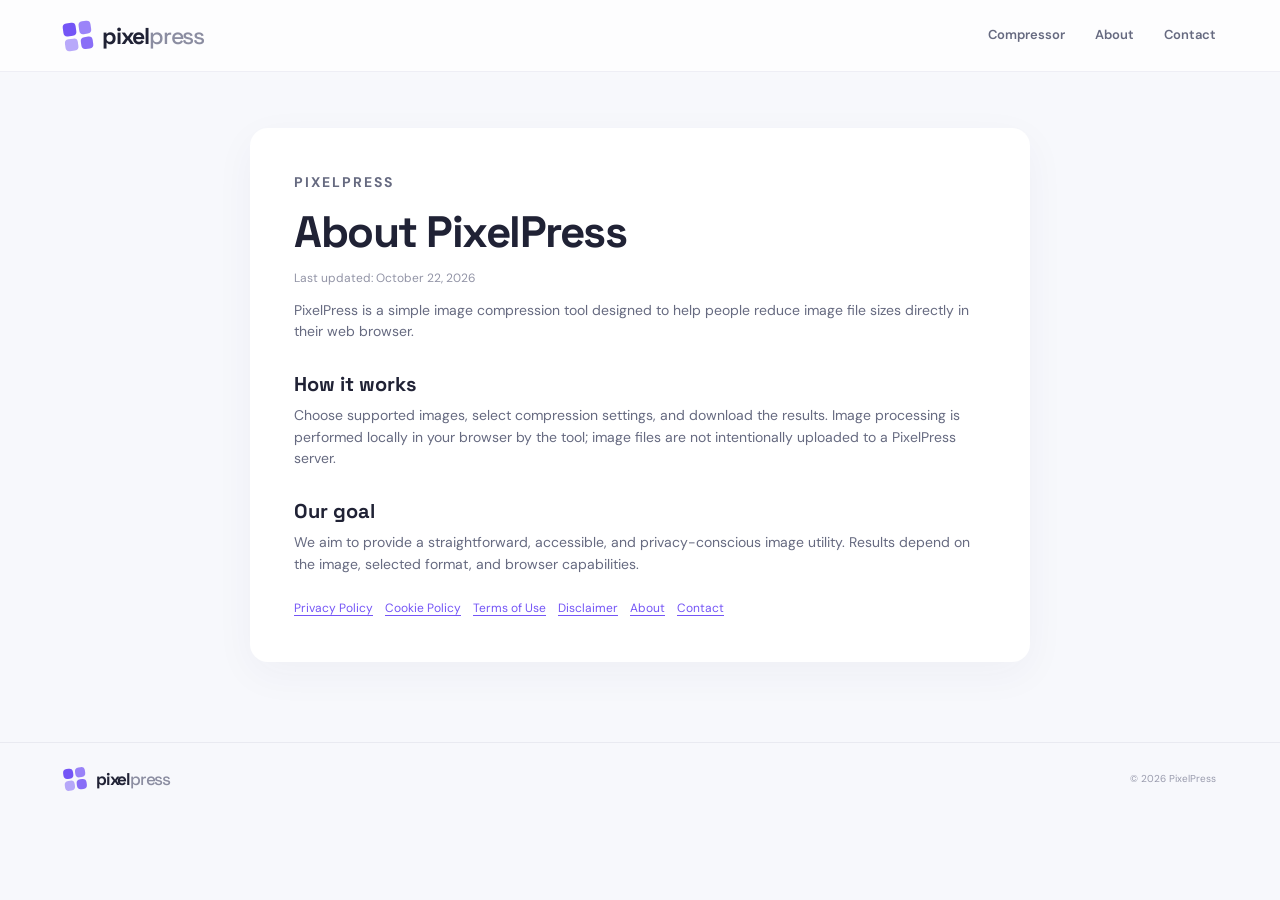
<file: about.html>
<!doctype html><html lang="en"><head><meta charset="UTF-8"><meta name="viewport" content="width=device-width, initial-scale=1.0"><meta name="theme-color" content="#f7f8fc"><meta name="robots" content="index,follow"><link rel="icon" href="assets/favicon.svg" type="image/svg+xml"><link rel="preconnect" href="https://fonts.googleapis.com"><link rel="preconnect" href="https://fonts.gstatic.com" crossorigin><link href="https://fonts.googleapis.com/css2?family=DM+Sans:wght@400;500;600;700&family=Space+Grotesk:wght@500;600;700&display=swap" rel="stylesheet"><link rel="stylesheet" href="styles.css"><style>.legal-main{width:min(780px,calc(100% - 32px));margin:56px auto 80px;background:#fff;border-radius:18px;padding:clamp(22px,5vw,44px);box-shadow:0 12px 42px rgba(39,35,85,.045)}.legal-main h1{font-size:clamp(30px,5vw,44px);letter-spacing:-1.5px;margin:8px 0 12px}.legal-main h2{font:700 20px "Space Grotesk",sans-serif;margin:28px 0 8px}.legal-main p,.legal-main li{color:#666a80;font-size:14px}.legal-main li{margin:6px 0}.legal-main a{color:#7455f6;text-decoration:underline;text-underline-offset:3px}.legal-date{font-size:12px!important;color:#9294a6!important}.legal-nav{margin-top:24px;display:flex;flex-wrap:wrap;gap:12px;font-size:12px}.legal-main .note{background:#f7f5ff;border-radius:10px;padding:12px 14px;color:#666a80;font-size:12px}.site-header{height:72px}</style><title>About PixelPress — Fast & Private Image Compression</title><meta name="description" content="Learn about PixelPress Image Compressor. Our browser-based tool offers privacy-first, fast, and secure photo optimization." />  <meta name="keywords" content="about PixelPress, image compression tool, local image optimizer" />
  <link rel="canonical" href="https://imgcompressor-rimon.vercel.app/about.html" />
  <!-- Open Graph / Facebook -->
  <meta property="og:type" content="website" />
  <meta property="og:url" content="https://imgcompressor-rimon.vercel.app/about.html" />
  <meta property="og:title" content="About PixelPress — Fast & Private Image Compression" />
  <meta property="og:description" content="Learn about PixelPress Image Compressor. Our browser-based tool offers privacy-first, fast, and secure photo optimization." />
  <meta property="og:site_name" content="PixelPress Image Compressor" />
  <!-- Twitter Card -->
  <meta name="twitter:card" content="summary_large_image" />
  <meta name="twitter:url" content="https://imgcompressor-rimon.vercel.app/about.html" />
  <meta name="twitter:title" content="About PixelPress — Fast & Private Image Compression" />
  <meta name="twitter:description" content="Learn about PixelPress Image Compressor. Our browser-based tool offers privacy-first, fast, and secure photo optimization." />
</head><body><header class="site-header"><a class="brand" href="index.html" aria-label="PixelPress home"><span class="brand-mark" aria-hidden="true"><span></span><span></span><span></span><span></span></span><span>pixel<span class="brand-light">press</span></span></a><nav class="header-nav"><a href="index.html">Compressor</a><a href="about.html">About</a><a href="contact.html">Contact</a></nav></header><main class="legal-main"><p class="section-kicker">PIXELPRESS</p><h1>About PixelPress</h1><p class="legal-date">Last updated: October 22, 2026</p><p>PixelPress is a simple image compression tool designed to help people reduce image file sizes directly in their web browser.</p><h2>How it works</h2><p>Choose supported images, select compression settings, and download the results. Image processing is performed locally in your browser by the tool; image files are not intentionally uploaded to a PixelPress server.</p><h2>Our goal</h2><p>We aim to provide a straightforward, accessible, and privacy-conscious image utility. Results depend on the image, selected format, and browser capabilities.</p><nav class="legal-nav" aria-label="Legal pages"><a href="privacy-policy.html">Privacy Policy</a><a href="cookie-policy.html">Cookie Policy</a><a href="terms.html">Terms of Use</a><a href="disclaimer.html">Disclaimer</a><a href="about.html">About</a><a href="contact.html">Contact</a></nav></main><footer class="site-footer"><a class="brand footer-brand" href="index.html"><span class="brand-mark" aria-hidden="true"><span></span><span></span><span></span><span></span></span><span>pixel<span class="brand-light">press</span></span></a><span>© <span id="year"></span> PixelPress</span></footer><script>document.getElementById('year').textContent=new Date().getFullYear();</script></body></html>
</file>
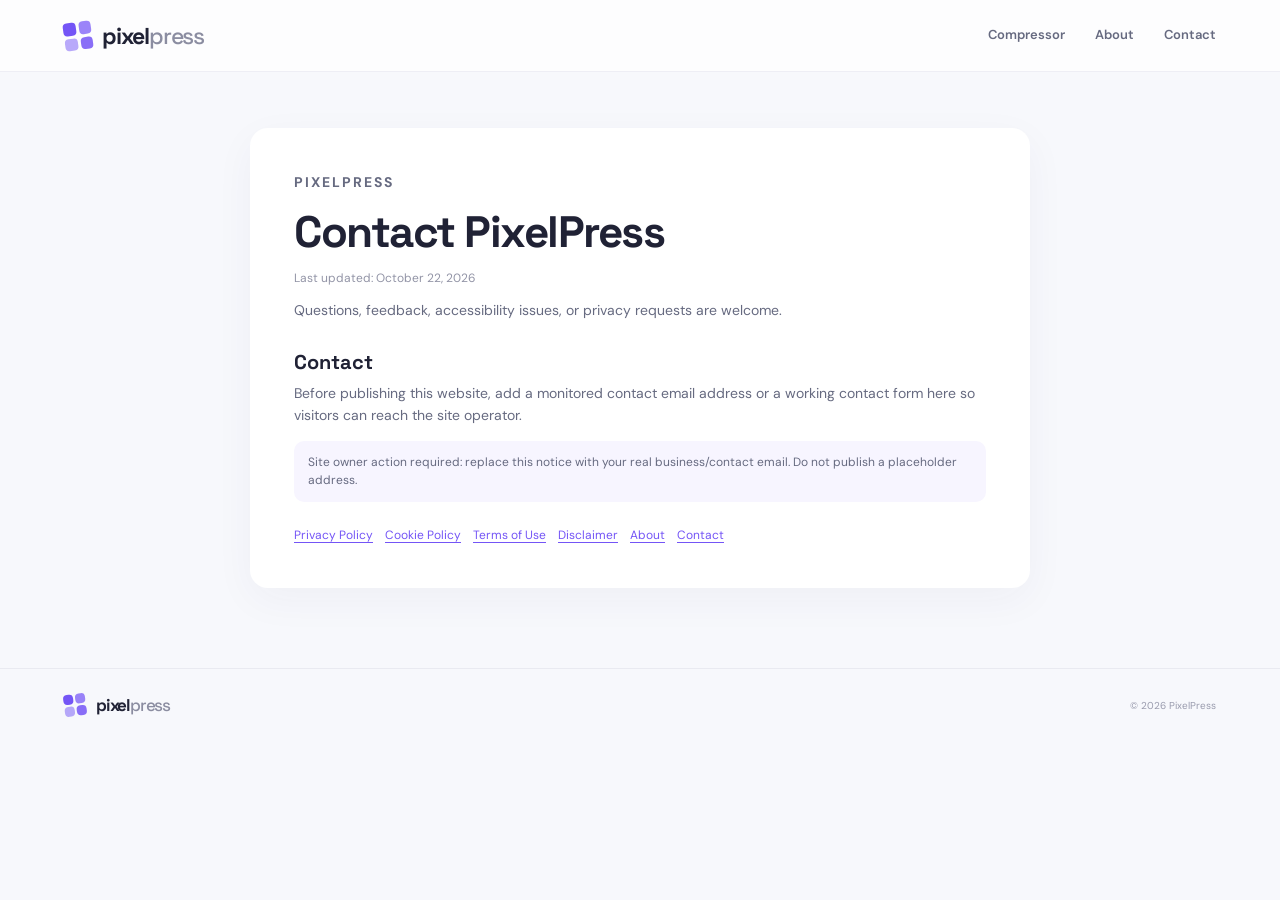
<file: contact.html>
<!doctype html><html lang="en"><head><meta charset="UTF-8"><meta name="viewport" content="width=device-width, initial-scale=1.0"><meta name="theme-color" content="#f7f8fc"><meta name="robots" content="index,follow"><link rel="icon" href="assets/favicon.svg" type="image/svg+xml"><link rel="preconnect" href="https://fonts.googleapis.com"><link rel="preconnect" href="https://fonts.gstatic.com" crossorigin><link href="https://fonts.googleapis.com/css2?family=DM+Sans:wght@400;500;600;700&family=Space+Grotesk:wght@500;600;700&display=swap" rel="stylesheet"><link rel="stylesheet" href="styles.css"><style>.legal-main{width:min(780px,calc(100% - 32px));margin:56px auto 80px;background:#fff;border-radius:18px;padding:clamp(22px,5vw,44px);box-shadow:0 12px 42px rgba(39,35,85,.045)}.legal-main h1{font-size:clamp(30px,5vw,44px);letter-spacing:-1.5px;margin:8px 0 12px}.legal-main h2{font:700 20px "Space Grotesk",sans-serif;margin:28px 0 8px}.legal-main p,.legal-main li{color:#666a80;font-size:14px}.legal-main li{margin:6px 0}.legal-main a{color:#7455f6;text-decoration:underline;text-underline-offset:3px}.legal-date{font-size:12px!important;color:#9294a6!important}.legal-nav{margin-top:24px;display:flex;flex-wrap:wrap;gap:12px;font-size:12px}.legal-main .note{background:#f7f5ff;border-radius:10px;padding:12px 14px;color:#666a80;font-size:12px}.site-header{height:72px}</style><title>Contact Us — PixelPress Support & Feedback</title><meta name="description" content="Get in touch with the PixelPress team for support, feedback, or feature requests for our online image compressor." />  <meta name="keywords" content="contact PixelPress, image compressor support, feedback" />
  <link rel="canonical" href="https://imgcompressor-rimon.vercel.app/contact.html" />
  <!-- Open Graph / Facebook -->
  <meta property="og:type" content="website" />
  <meta property="og:url" content="https://imgcompressor-rimon.vercel.app/contact.html" />
  <meta property="og:title" content="Contact Us — PixelPress Support & Feedback" />
  <meta property="og:description" content="Get in touch with the PixelPress team for support, feedback, or feature requests for our online image compressor." />
  <meta property="og:site_name" content="PixelPress Image Compressor" />
  <!-- Twitter Card -->
  <meta name="twitter:card" content="summary_large_image" />
  <meta name="twitter:url" content="https://imgcompressor-rimon.vercel.app/contact.html" />
  <meta name="twitter:title" content="Contact Us — PixelPress Support & Feedback" />
  <meta name="twitter:description" content="Get in touch with the PixelPress team for support, feedback, or feature requests for our online image compressor." />
</head><body><header class="site-header"><a class="brand" href="index.html" aria-label="PixelPress home"><span class="brand-mark" aria-hidden="true"><span></span><span></span><span></span><span></span></span><span>pixel<span class="brand-light">press</span></span></a><nav class="header-nav"><a href="index.html">Compressor</a><a href="about.html">About</a><a href="contact.html">Contact</a></nav></header><main class="legal-main"><p class="section-kicker">PIXELPRESS</p><h1>Contact PixelPress</h1><p class="legal-date">Last updated: October 22, 2026</p><p>Questions, feedback, accessibility issues, or privacy requests are welcome.</p><h2>Contact</h2><p>Before publishing this website, add a monitored contact email address or a working contact form here so visitors can reach the site operator.</p><p class="note">Site owner action required: replace this notice with your real business/contact email. Do not publish a placeholder address.</p><nav class="legal-nav" aria-label="Legal pages"><a href="privacy-policy.html">Privacy Policy</a><a href="cookie-policy.html">Cookie Policy</a><a href="terms.html">Terms of Use</a><a href="disclaimer.html">Disclaimer</a><a href="about.html">About</a><a href="contact.html">Contact</a></nav></main><footer class="site-footer"><a class="brand footer-brand" href="index.html"><span class="brand-mark" aria-hidden="true"><span></span><span></span><span></span><span></span></span><span>pixel<span class="brand-light">press</span></span></a><span>© <span id="year"></span> PixelPress</span></footer><script>document.getElementById('year').textContent=new Date().getFullYear();</script></body></html>
</file>
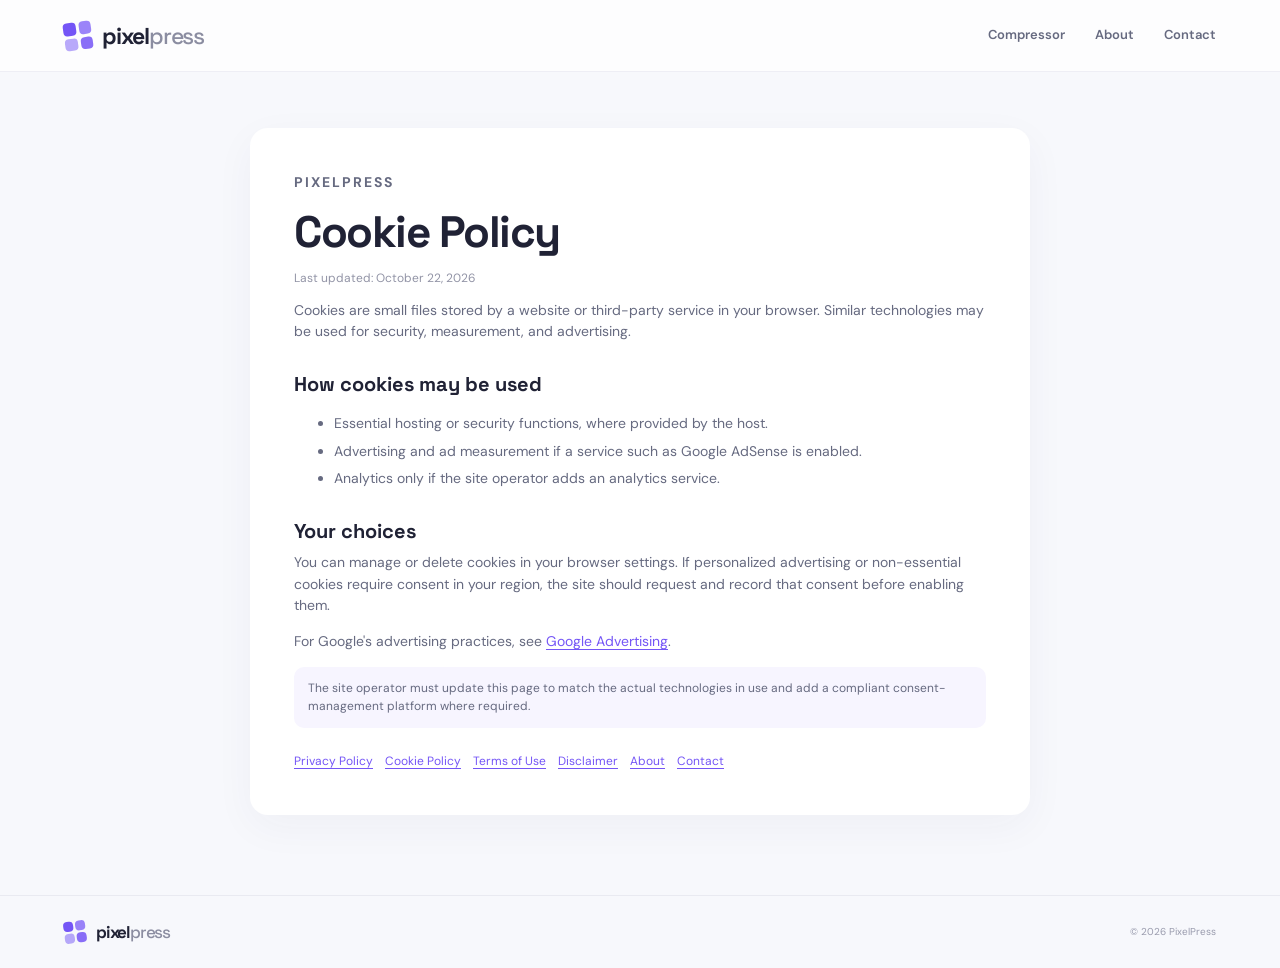
<file: cookie-policy.html>
<!doctype html><html lang="en"><head><meta charset="UTF-8"><meta name="viewport" content="width=device-width, initial-scale=1.0"><meta name="theme-color" content="#f7f8fc"><meta name="robots" content="index,follow"><link rel="icon" href="assets/favicon.svg" type="image/svg+xml"><link rel="preconnect" href="https://fonts.googleapis.com"><link rel="preconnect" href="https://fonts.gstatic.com" crossorigin><link href="https://fonts.googleapis.com/css2?family=DM+Sans:wght@400;500;600;700&family=Space+Grotesk:wght@500;600;700&display=swap" rel="stylesheet"><link rel="stylesheet" href="styles.css"><style>.legal-main{width:min(780px,calc(100% - 32px));margin:56px auto 80px;background:#fff;border-radius:18px;padding:clamp(22px,5vw,44px);box-shadow:0 12px 42px rgba(39,35,85,.045)}.legal-main h1{font-size:clamp(30px,5vw,44px);letter-spacing:-1.5px;margin:8px 0 12px}.legal-main h2{font:700 20px "Space Grotesk",sans-serif;margin:28px 0 8px}.legal-main p,.legal-main li{color:#666a80;font-size:14px}.legal-main li{margin:6px 0}.legal-main a{color:#7455f6;text-decoration:underline;text-underline-offset:3px}.legal-date{font-size:12px!important;color:#9294a6!important}.legal-nav{margin-top:24px;display:flex;flex-wrap:wrap;gap:12px;font-size:12px}.legal-main .note{background:#f7f5ff;border-radius:10px;padding:12px 14px;color:#666a80;font-size:12px}.site-header{height:72px}</style><title>Cookie Policy — PixelPress Image Compressor</title><meta name="description" content="Learn about cookie usage and browser storage practices on PixelPress." />  <meta name="keywords" content="PixelPress cookie policy, cookies usage" />
  <link rel="canonical" href="https://imgcompressor-rimon.vercel.app/cookie-policy.html" />
  <!-- Open Graph / Facebook -->
  <meta property="og:type" content="website" />
  <meta property="og:url" content="https://imgcompressor-rimon.vercel.app/cookie-policy.html" />
  <meta property="og:title" content="Cookie Policy — PixelPress Image Compressor" />
  <meta property="og:description" content="Learn about cookie usage and browser storage practices on PixelPress." />
  <meta property="og:site_name" content="PixelPress Image Compressor" />
  <!-- Twitter Card -->
  <meta name="twitter:card" content="summary_large_image" />
  <meta name="twitter:url" content="https://imgcompressor-rimon.vercel.app/cookie-policy.html" />
  <meta name="twitter:title" content="Cookie Policy — PixelPress Image Compressor" />
  <meta name="twitter:description" content="Learn about cookie usage and browser storage practices on PixelPress." />
</head><body><header class="site-header"><a class="brand" href="index.html" aria-label="PixelPress home"><span class="brand-mark" aria-hidden="true"><span></span><span></span><span></span><span></span></span><span>pixel<span class="brand-light">press</span></span></a><nav class="header-nav"><a href="index.html">Compressor</a><a href="about.html">About</a><a href="contact.html">Contact</a></nav></header><main class="legal-main"><p class="section-kicker">PIXELPRESS</p><h1>Cookie Policy</h1><p class="legal-date">Last updated: October 22, 2026</p><p>Cookies are small files stored by a website or third-party service in your browser. Similar technologies may be used for security, measurement, and advertising.</p><h2>How cookies may be used</h2><ul><li>Essential hosting or security functions, where provided by the host.</li><li>Advertising and ad measurement if a service such as Google AdSense is enabled.</li><li>Analytics only if the site operator adds an analytics service.</li></ul><h2>Your choices</h2><p>You can manage or delete cookies in your browser settings. If personalized advertising or non-essential cookies require consent in your region, the site should request and record that consent before enabling them.</p><p>For Google's advertising practices, see <a href="https://policies.google.com/technologies/ads" rel="noopener noreferrer">Google Advertising</a>.</p><p class="note">The site operator must update this page to match the actual technologies in use and add a compliant consent-management platform where required.</p><nav class="legal-nav" aria-label="Legal pages"><a href="privacy-policy.html">Privacy Policy</a><a href="cookie-policy.html">Cookie Policy</a><a href="terms.html">Terms of Use</a><a href="disclaimer.html">Disclaimer</a><a href="about.html">About</a><a href="contact.html">Contact</a></nav></main><footer class="site-footer"><a class="brand footer-brand" href="index.html"><span class="brand-mark" aria-hidden="true"><span></span><span></span><span></span><span></span></span><span>pixel<span class="brand-light">press</span></span></a><span>© <span id="year"></span> PixelPress</span></footer><script>document.getElementById('year').textContent=new Date().getFullYear();</script></body></html>
</file>
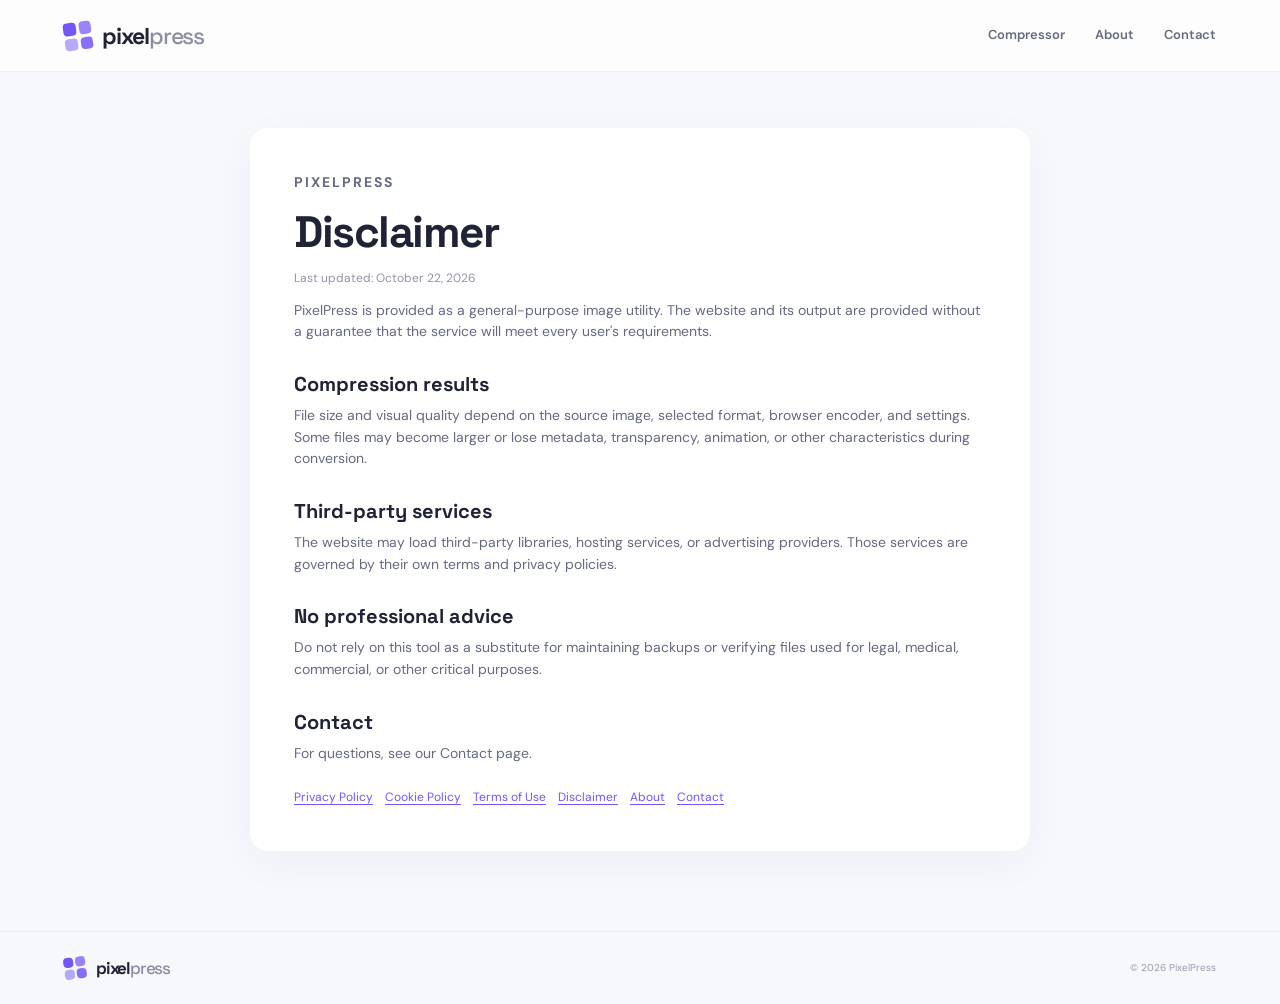
<file: disclaimer.html>
<!doctype html><html lang="en"><head><meta charset="UTF-8"><meta name="viewport" content="width=device-width, initial-scale=1.0"><meta name="theme-color" content="#f7f8fc"><meta name="robots" content="index,follow"><link rel="icon" href="assets/favicon.svg" type="image/svg+xml"><link rel="preconnect" href="https://fonts.googleapis.com"><link rel="preconnect" href="https://fonts.gstatic.com" crossorigin><link href="https://fonts.googleapis.com/css2?family=DM+Sans:wght@400;500;600;700&family=Space+Grotesk:wght@500;600;700&display=swap" rel="stylesheet"><link rel="stylesheet" href="styles.css"><style>.legal-main{width:min(780px,calc(100% - 32px));margin:56px auto 80px;background:#fff;border-radius:18px;padding:clamp(22px,5vw,44px);box-shadow:0 12px 42px rgba(39,35,85,.045)}.legal-main h1{font-size:clamp(30px,5vw,44px);letter-spacing:-1.5px;margin:8px 0 12px}.legal-main h2{font:700 20px "Space Grotesk",sans-serif;margin:28px 0 8px}.legal-main p,.legal-main li{color:#666a80;font-size:14px}.legal-main li{margin:6px 0}.legal-main a{color:#7455f6;text-decoration:underline;text-underline-offset:3px}.legal-date{font-size:12px!important;color:#9294a6!important}.legal-nav{margin-top:24px;display:flex;flex-wrap:wrap;gap:12px;font-size:12px}.legal-main .note{background:#f7f5ff;border-radius:10px;padding:12px 14px;color:#666a80;font-size:12px}.site-header{height:72px}</style><title>Disclaimer — PixelPress Image Compressor</title><meta name="description" content="Read the disclaimer for PixelPress regarding image optimization accuracy and tool usage." />  <meta name="keywords" content="PixelPress disclaimer, terms disclaimer" />
  <link rel="canonical" href="https://imgcompressor-rimon.vercel.app/disclaimer.html" />
  <!-- Open Graph / Facebook -->
  <meta property="og:type" content="website" />
  <meta property="og:url" content="https://imgcompressor-rimon.vercel.app/disclaimer.html" />
  <meta property="og:title" content="Disclaimer — PixelPress Image Compressor" />
  <meta property="og:description" content="Read the disclaimer for PixelPress regarding image optimization accuracy and tool usage." />
  <meta property="og:site_name" content="PixelPress Image Compressor" />
  <!-- Twitter Card -->
  <meta name="twitter:card" content="summary_large_image" />
  <meta name="twitter:url" content="https://imgcompressor-rimon.vercel.app/disclaimer.html" />
  <meta name="twitter:title" content="Disclaimer — PixelPress Image Compressor" />
  <meta name="twitter:description" content="Read the disclaimer for PixelPress regarding image optimization accuracy and tool usage." />
</head><body><header class="site-header"><a class="brand" href="index.html" aria-label="PixelPress home"><span class="brand-mark" aria-hidden="true"><span></span><span></span><span></span><span></span></span><span>pixel<span class="brand-light">press</span></span></a><nav class="header-nav"><a href="index.html">Compressor</a><a href="about.html">About</a><a href="contact.html">Contact</a></nav></header><main class="legal-main"><p class="section-kicker">PIXELPRESS</p><h1>Disclaimer</h1><p class="legal-date">Last updated: October 22, 2026</p><p>PixelPress is provided as a general-purpose image utility. The website and its output are provided without a guarantee that the service will meet every user's requirements.</p><h2>Compression results</h2><p>File size and visual quality depend on the source image, selected format, browser encoder, and settings. Some files may become larger or lose metadata, transparency, animation, or other characteristics during conversion.</p><h2>Third-party services</h2><p>The website may load third-party libraries, hosting services, or advertising providers. Those services are governed by their own terms and privacy policies.</p><h2>No professional advice</h2><p>Do not rely on this tool as a substitute for maintaining backups or verifying files used for legal, medical, commercial, or other critical purposes.</p><h2>Contact</h2><p>For questions, see our Contact page.</p><nav class="legal-nav" aria-label="Legal pages"><a href="privacy-policy.html">Privacy Policy</a><a href="cookie-policy.html">Cookie Policy</a><a href="terms.html">Terms of Use</a><a href="disclaimer.html">Disclaimer</a><a href="about.html">About</a><a href="contact.html">Contact</a></nav></main><footer class="site-footer"><a class="brand footer-brand" href="index.html"><span class="brand-mark" aria-hidden="true"><span></span><span></span><span></span><span></span></span><span>pixel<span class="brand-light">press</span></span></a><span>© <span id="year"></span> PixelPress</span></footer><script>document.getElementById('year').textContent=new Date().getFullYear();</script></body></html>
</file>
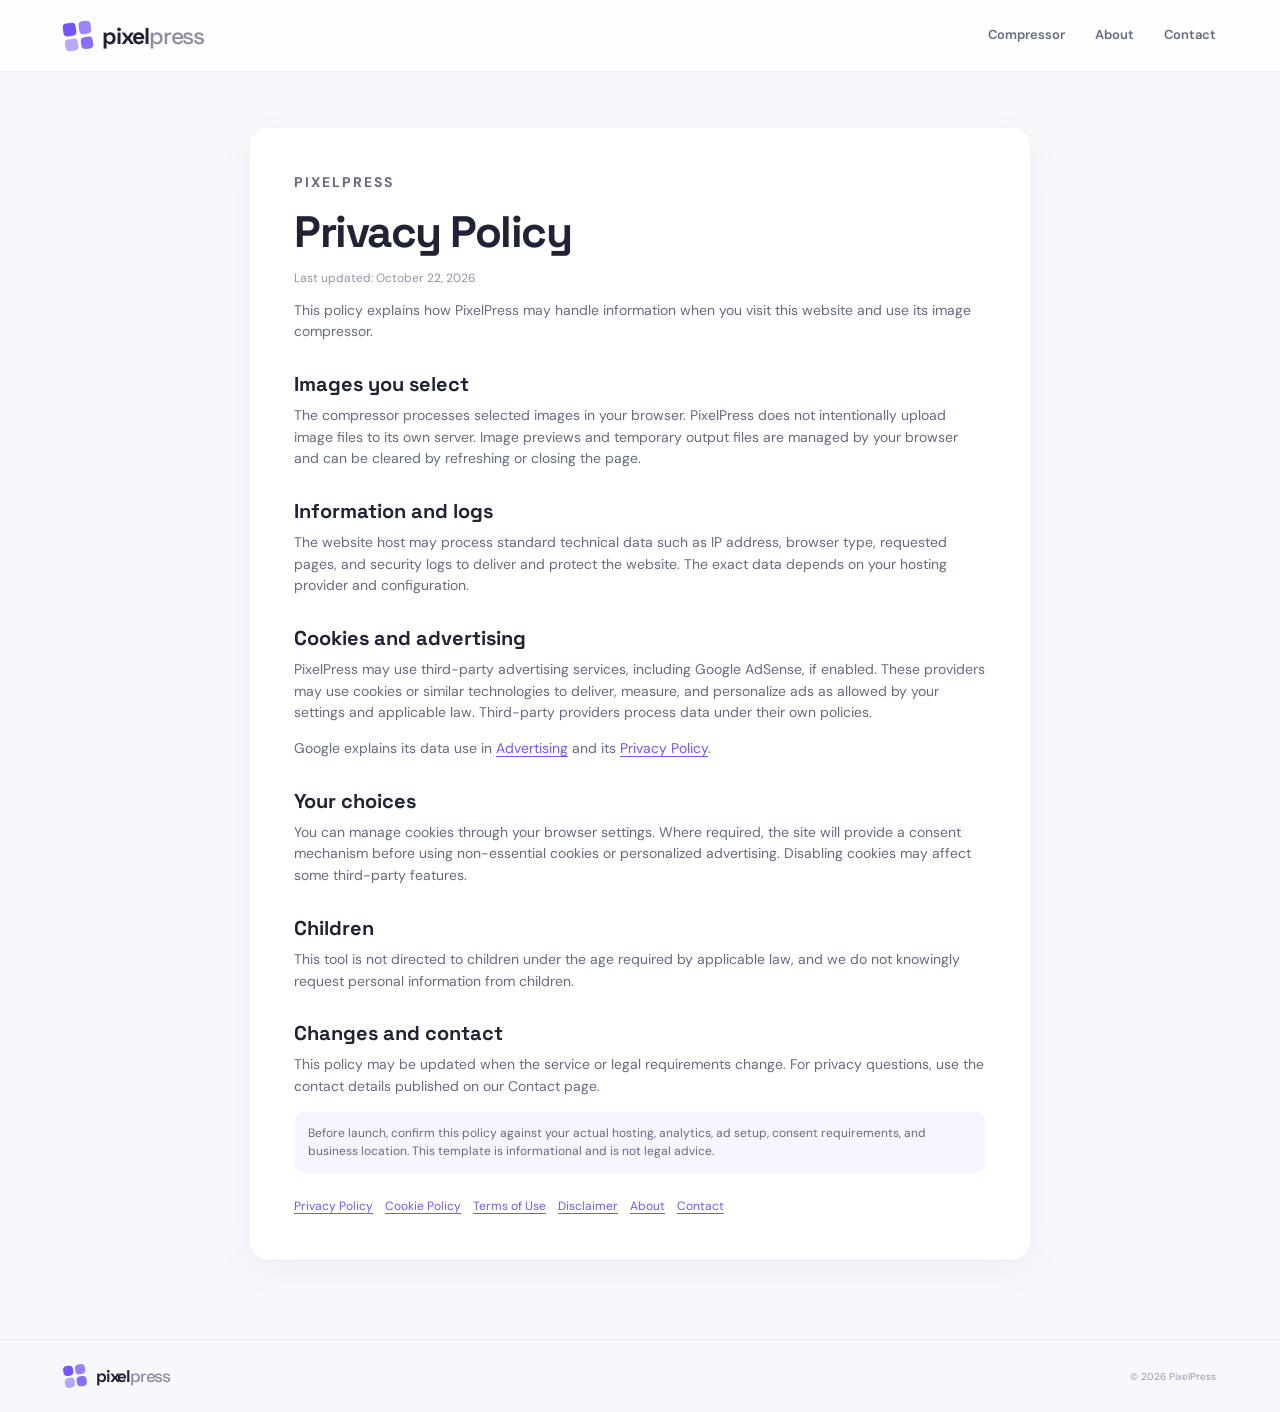
<file: privacy-policy.html>
<!doctype html><html lang="en"><head><meta charset="UTF-8"><meta name="viewport" content="width=device-width, initial-scale=1.0"><meta name="theme-color" content="#f7f8fc"><meta name="robots" content="index,follow"><link rel="icon" href="assets/favicon.svg" type="image/svg+xml"><link rel="preconnect" href="https://fonts.googleapis.com"><link rel="preconnect" href="https://fonts.gstatic.com" crossorigin><link href="https://fonts.googleapis.com/css2?family=DM+Sans:wght@400;500;600;700&family=Space+Grotesk:wght@500;600;700&display=swap" rel="stylesheet"><link rel="stylesheet" href="styles.css"><style>.legal-main{width:min(780px,calc(100% - 32px));margin:56px auto 80px;background:#fff;border-radius:18px;padding:clamp(22px,5vw,44px);box-shadow:0 12px 42px rgba(39,35,85,.045)}.legal-main h1{font-size:clamp(30px,5vw,44px);letter-spacing:-1.5px;margin:8px 0 12px}.legal-main h2{font:700 20px "Space Grotesk",sans-serif;margin:28px 0 8px}.legal-main p,.legal-main li{color:#666a80;font-size:14px}.legal-main li{margin:6px 0}.legal-main a{color:#7455f6;text-decoration:underline;text-underline-offset:3px}.legal-date{font-size:12px!important;color:#9294a6!important}.legal-nav{margin-top:24px;display:flex;flex-wrap:wrap;gap:12px;font-size:12px}.legal-main .note{background:#f7f5ff;border-radius:10px;padding:12px 14px;color:#666a80;font-size:12px}.site-header{height:72px}</style><title>Privacy Policy — PixelPress Image Compressor</title><meta name="description" content="Read the PixelPress Privacy Policy to see how your images stay 100% private and processed locally in your browser." />  <meta name="keywords" content="PixelPress privacy policy, secure image compressor, data security" />
  <link rel="canonical" href="https://imgcompressor-rimon.vercel.app/privacy-policy.html" />
  <!-- Open Graph / Facebook -->
  <meta property="og:type" content="website" />
  <meta property="og:url" content="https://imgcompressor-rimon.vercel.app/privacy-policy.html" />
  <meta property="og:title" content="Privacy Policy — PixelPress Image Compressor" />
  <meta property="og:description" content="Read the PixelPress Privacy Policy to see how your images stay 100% private and processed locally in your browser." />
  <meta property="og:site_name" content="PixelPress Image Compressor" />
  <!-- Twitter Card -->
  <meta name="twitter:card" content="summary_large_image" />
  <meta name="twitter:url" content="https://imgcompressor-rimon.vercel.app/privacy-policy.html" />
  <meta name="twitter:title" content="Privacy Policy — PixelPress Image Compressor" />
  <meta name="twitter:description" content="Read the PixelPress Privacy Policy to see how your images stay 100% private and processed locally in your browser." />
</head><body><header class="site-header"><a class="brand" href="index.html" aria-label="PixelPress home"><span class="brand-mark" aria-hidden="true"><span></span><span></span><span></span><span></span></span><span>pixel<span class="brand-light">press</span></span></a><nav class="header-nav"><a href="index.html">Compressor</a><a href="about.html">About</a><a href="contact.html">Contact</a></nav></header><main class="legal-main"><p class="section-kicker">PIXELPRESS</p><h1>Privacy Policy</h1><p class="legal-date">Last updated: October 22, 2026</p><p>This policy explains how PixelPress may handle information when you visit this website and use its image compressor.</p><h2>Images you select</h2><p>The compressor processes selected images in your browser. PixelPress does not intentionally upload image files to its own server. Image previews and temporary output files are managed by your browser and can be cleared by refreshing or closing the page.</p><h2>Information and logs</h2><p>The website host may process standard technical data such as IP address, browser type, requested pages, and security logs to deliver and protect the website. The exact data depends on your hosting provider and configuration.</p><h2>Cookies and advertising</h2><p>PixelPress may use third-party advertising services, including Google AdSense, if enabled. These providers may use cookies or similar technologies to deliver, measure, and personalize ads as allowed by your settings and applicable law. Third-party providers process data under their own policies.</p><p>Google explains its data use in <a href="https://policies.google.com/technologies/ads" rel="noopener noreferrer">Advertising</a> and its <a href="https://policies.google.com/privacy" rel="noopener noreferrer">Privacy Policy</a>.</p><h2>Your choices</h2><p>You can manage cookies through your browser settings. Where required, the site will provide a consent mechanism before using non-essential cookies or personalized advertising. Disabling cookies may affect some third-party features.</p><h2>Children</h2><p>This tool is not directed to children under the age required by applicable law, and we do not knowingly request personal information from children.</p><h2>Changes and contact</h2><p>This policy may be updated when the service or legal requirements change. For privacy questions, use the contact details published on our Contact page.</p><p class="note">Before launch, confirm this policy against your actual hosting, analytics, ad setup, consent requirements, and business location. This template is informational and is not legal advice.</p><nav class="legal-nav" aria-label="Legal pages"><a href="privacy-policy.html">Privacy Policy</a><a href="cookie-policy.html">Cookie Policy</a><a href="terms.html">Terms of Use</a><a href="disclaimer.html">Disclaimer</a><a href="about.html">About</a><a href="contact.html">Contact</a></nav></main><footer class="site-footer"><a class="brand footer-brand" href="index.html"><span class="brand-mark" aria-hidden="true"><span></span><span></span><span></span><span></span></span><span>pixel<span class="brand-light">press</span></span></a><span>© <span id="year"></span> PixelPress</span></footer><script>document.getElementById('year').textContent=new Date().getFullYear();</script></body></html>
</file>
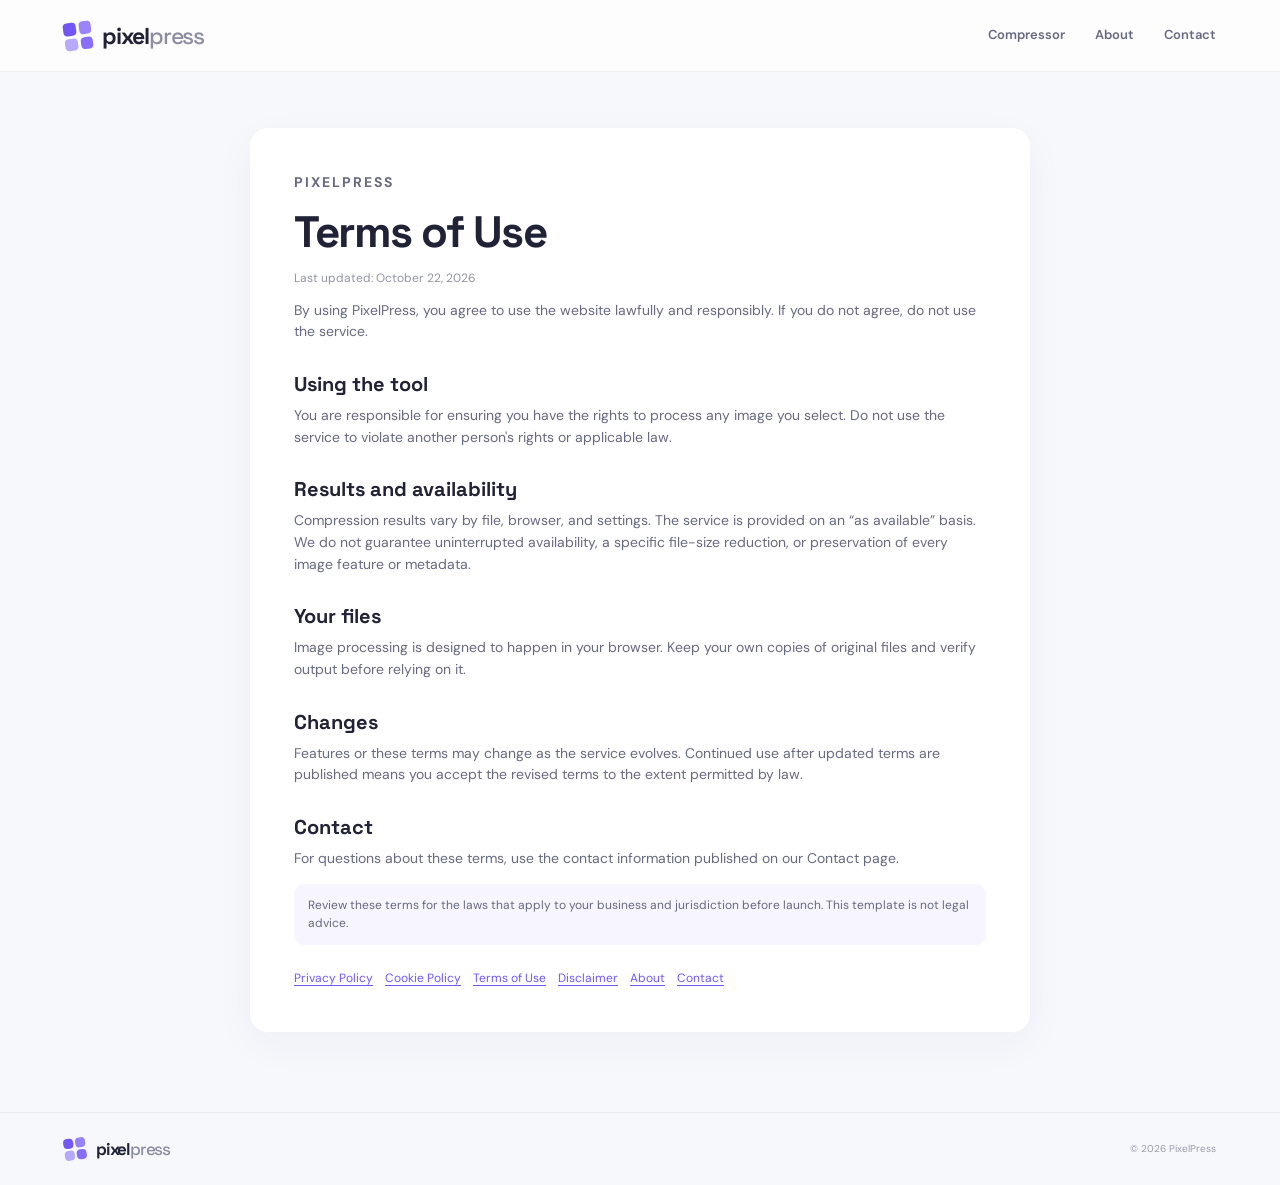
<file: terms.html>
<!doctype html><html lang="en"><head><meta charset="UTF-8"><meta name="viewport" content="width=device-width, initial-scale=1.0"><meta name="theme-color" content="#f7f8fc"><meta name="robots" content="index,follow"><link rel="icon" href="assets/favicon.svg" type="image/svg+xml"><link rel="preconnect" href="https://fonts.googleapis.com"><link rel="preconnect" href="https://fonts.gstatic.com" crossorigin><link href="https://fonts.googleapis.com/css2?family=DM+Sans:wght@400;500;600;700&family=Space+Grotesk:wght@500;600;700&display=swap" rel="stylesheet"><link rel="stylesheet" href="styles.css"><style>.legal-main{width:min(780px,calc(100% - 32px));margin:56px auto 80px;background:#fff;border-radius:18px;padding:clamp(22px,5vw,44px);box-shadow:0 12px 42px rgba(39,35,85,.045)}.legal-main h1{font-size:clamp(30px,5vw,44px);letter-spacing:-1.5px;margin:8px 0 12px}.legal-main h2{font:700 20px "Space Grotesk",sans-serif;margin:28px 0 8px}.legal-main p,.legal-main li{color:#666a80;font-size:14px}.legal-main li{margin:6px 0}.legal-main a{color:#7455f6;text-decoration:underline;text-underline-offset:3px}.legal-date{font-size:12px!important;color:#9294a6!important}.legal-nav{margin-top:24px;display:flex;flex-wrap:wrap;gap:12px;font-size:12px}.legal-main .note{background:#f7f5ff;border-radius:10px;padding:12px 14px;color:#666a80;font-size:12px}.site-header{height:72px}</style><title>Terms of Service — PixelPress Image Compressor</title><meta name="description" content="Review the Terms of Service for using PixelPress free online image compression tools." />  <meta name="keywords" content="PixelPress terms of service, terms of use" />
  <link rel="canonical" href="https://imgcompressor-rimon.vercel.app/terms.html" />
  <!-- Open Graph / Facebook -->
  <meta property="og:type" content="website" />
  <meta property="og:url" content="https://imgcompressor-rimon.vercel.app/terms.html" />
  <meta property="og:title" content="Terms of Service — PixelPress Image Compressor" />
  <meta property="og:description" content="Review the Terms of Service for using PixelPress free online image compression tools." />
  <meta property="og:site_name" content="PixelPress Image Compressor" />
  <!-- Twitter Card -->
  <meta name="twitter:card" content="summary_large_image" />
  <meta name="twitter:url" content="https://imgcompressor-rimon.vercel.app/terms.html" />
  <meta name="twitter:title" content="Terms of Service — PixelPress Image Compressor" />
  <meta name="twitter:description" content="Review the Terms of Service for using PixelPress free online image compression tools." />
</head><body><header class="site-header"><a class="brand" href="index.html" aria-label="PixelPress home"><span class="brand-mark" aria-hidden="true"><span></span><span></span><span></span><span></span></span><span>pixel<span class="brand-light">press</span></span></a><nav class="header-nav"><a href="index.html">Compressor</a><a href="about.html">About</a><a href="contact.html">Contact</a></nav></header><main class="legal-main"><p class="section-kicker">PIXELPRESS</p><h1>Terms of Use</h1><p class="legal-date">Last updated: October 22, 2026</p><p>By using PixelPress, you agree to use the website lawfully and responsibly. If you do not agree, do not use the service.</p><h2>Using the tool</h2><p>You are responsible for ensuring you have the rights to process any image you select. Do not use the service to violate another person's rights or applicable law.</p><h2>Results and availability</h2><p>Compression results vary by file, browser, and settings. The service is provided on an “as available” basis. We do not guarantee uninterrupted availability, a specific file-size reduction, or preservation of every image feature or metadata.</p><h2>Your files</h2><p>Image processing is designed to happen in your browser. Keep your own copies of original files and verify output before relying on it.</p><h2>Changes</h2><p>Features or these terms may change as the service evolves. Continued use after updated terms are published means you accept the revised terms to the extent permitted by law.</p><h2>Contact</h2><p>For questions about these terms, use the contact information published on our Contact page.</p><p class="note">Review these terms for the laws that apply to your business and jurisdiction before launch. This template is not legal advice.</p><nav class="legal-nav" aria-label="Legal pages"><a href="privacy-policy.html">Privacy Policy</a><a href="cookie-policy.html">Cookie Policy</a><a href="terms.html">Terms of Use</a><a href="disclaimer.html">Disclaimer</a><a href="about.html">About</a><a href="contact.html">Contact</a></nav></main><footer class="site-footer"><a class="brand footer-brand" href="index.html"><span class="brand-mark" aria-hidden="true"><span></span><span></span><span></span><span></span></span><span>pixel<span class="brand-light">press</span></span></a><span>© <span id="year"></span> PixelPress</span></footer><script>document.getElementById('year').textContent=new Date().getFullYear();</script></body></html>
</file>
<file: styles.css>
:root {
  color-scheme: light;
  --ink: #202235;
  --muted: #777b91;
  --line: #e9eaf2;
  --surface: #ffffff;
  --canvas: #f7f8fc;
  --purple: #7455f6;
  --purple-dark: #5d40de;
  --mint: #dff8ed;
  --shadow: 0 22px 70px rgba(39, 35, 85, .08);
}
* { box-sizing: border-box; }
html { scroll-behavior: smooth; }
body { margin: 0; background: var(--canvas); color: var(--ink); font-family: "DM Sans", sans-serif; line-height: 1.55; }
button, input, select { font: inherit; }
button, select, input[type="range"], input[type="checkbox"] { cursor: pointer; }
button:focus-visible, a:focus-visible, select:focus-visible, input:focus-visible, .dropzone:focus-visible { outline: 3px solid rgba(116,85,246,.35); outline-offset: 3px; }
a { color: inherit; text-decoration: none; }
.site-header { height: 82px; padding: 0 max(5vw, calc((100vw - 1180px)/2)); display: flex; align-items: center; justify-content: space-between; border-bottom: 1px solid #eeeef5; background: rgba(255,255,255,.75); }
.brand { display: inline-flex; gap: 10px; align-items: center; font: 700 23px "Space Grotesk", sans-serif; letter-spacing: -1.2px; }
.brand-light { color: #8b8da1; font-weight: 500; }
.brand-mark { width: 28px; height: 28px; display: grid; grid-template-columns: repeat(2,1fr); gap: 3px; transform: rotate(-8deg); }
.brand-mark span { background: var(--purple); border-radius: 4px; }
.brand-mark span:nth-child(2) { opacity: .72; }
.brand-mark span:nth-child(3) { opacity: .5; }
.brand-mark span:nth-child(4) { opacity: .85; }
.header-nav { display: flex; align-items: center; gap: 30px; color: #666a80; font-size: 13px; font-weight: 600; }
.header-nav a:hover { color: var(--purple); }
.nav-privacy { display: flex; align-items: center; gap: 8px; color: #4c8c70 !important; }
.status-dot { width: 7px; height: 7px; background: #4bc18c; border-radius: 50%; }
.hero { text-align: center; padding: 75px 20px 45px; }
.eyebrow, .section-kicker { font-size: 10px; font-weight: 700; letter-spacing: 2px; color: var(--purple); }
.eyebrow { display: inline-flex; gap: 8px; align-items: center; background: #efecff; border-radius: 30px; padding: 8px 13px; }
.eyebrow-icon { font-size: 15px; }
h1, h2, h3, p { margin-top: 0; }
h1 { font: 700 clamp(37px, 5.4vw, 62px)/1.12 "Space Grotesk", sans-serif; letter-spacing: -2.5px; margin: 24px 0 17px; }
.gradient-text { background: linear-gradient(95deg, #7657f5 10%, #b35de9 58%, #e67da8 100%); -webkit-background-clip: text; background-clip: text; color: transparent; }
.hero-copy { max-width: 550px; margin: 0 auto; color: var(--muted); font-size: 15px; }
.trust-row { display: flex; justify-content: center; flex-wrap: wrap; gap: 23px; margin-top: 25px; color: #666b80; font-size: 12px; font-weight: 600; }
.check { color: #38a879; margin-right: 5px; font-weight: 700; }
.workspace { width: min(940px, calc(100% - 36px)); margin: 0 auto; background: var(--surface); border: 1px solid #ececf4; border-radius: 22px; padding: 32px; box-shadow: var(--shadow); }
.workspace-top, .settings-heading, .queue-heading { display: flex; align-items: center; justify-content: space-between; gap: 16px; }
.step-label { display: block; color: #9698aa; font-size: 9px; font-weight: 700; letter-spacing: 1.7px; margin-bottom: 5px; }
.workspace h2 { font: 700 24px "Space Grotesk", sans-serif; letter-spacing: -.7px; margin: 0; }
.format-pill { background: #f5f4fb; color: #6c6d82; border: 1px solid #eceaf7; padding: 7px 11px; border-radius: 8px; font-size: 10px; font-weight: 700; letter-spacing: .6px; }
.dropzone { margin-top: 24px; border: 1.5px dashed #d6d1f4; border-radius: 15px; background: linear-gradient(120deg, #fbfaff, #fcfbff); min-height: 220px; display: flex; align-items: center; justify-content: center; flex-direction: column; padding: 24px 15px; text-align: center; transition: .2s ease; }
.dropzone.drag-over { border-color: var(--purple); background: #f2efff; transform: scale(1.005); }
.upload-illustration { width: 48px; height: 48px; display: grid; place-items: center; color: #8980de; margin-bottom: 9px; }
.upload-illustration svg { width: 46px; height: 46px; }
.dropzone h3 { font: 700 16px "Space Grotesk", sans-serif; margin: 0 0 3px; }
.dropzone p { font-size: 12px; color: var(--muted); margin: 0; }
.text-button { border: 0; padding: 0; color: var(--purple); background: none; font-weight: 700; text-decoration: underline; text-underline-offset: 3px; }
.upload-meta { display: flex; gap: 6px; margin: 15px 0 6px; }
.upload-meta span { padding: 4px 7px; background: #fff; border: 1px solid #e9e8f2; color: #77798d; border-radius: 5px; font-size: 9px; font-weight: 700; }
.dropzone small { color: #a0a1b1; font-size: 10px; }
.settings-panel { margin-top: 28px; padding: 23px; border: 1px solid #ededf4; border-radius: 14px; background: #fdfdff; }
.settings-heading h3, .queue-heading h3 { font: 700 17px "Space Grotesk", sans-serif; margin: 0; }
.quiet-button { border: 0; background: transparent; color: #7a7d92; font-size: 11px; font-weight: 700; padding: 8px; }
.quiet-button:hover:not(:disabled) { color: var(--purple); }
.quiet-button:disabled { opacity: .4; cursor: not-allowed; }
.settings-grid { display: grid; grid-template-columns: 1fr 1fr; gap: 22px 26px; margin-top: 22px; }
.setting label { display: flex; align-items: center; justify-content: space-between; gap: 8px; font-size: 11px; font-weight: 700; margin-bottom: 10px; }
.setting label strong { color: var(--purple); font-size: 12px; }
input[type="range"] { width: 100%; accent-color: var(--purple); margin: 0; }
.range-ends { display: flex; justify-content: space-between; color: #a0a2b1; font-size: 9px; margin-top: 4px; }
select { width: 100%; border: 1px solid #e6e6f0; background: white; border-radius: 8px; height: 39px; padding: 0 11px; color: #4c5067; font-size: 11px; }
.toggle-row { display: flex; align-items: center; justify-content: space-between; gap: 15px; border-top: 1px solid #efeff5; margin-top: 22px; padding-top: 17px; }
.toggle-row strong, .toggle-row small { display: block; }
.toggle-row strong { font-size: 11px; }
.toggle-row small { color: #9698aa; font-size: 10px; margin-top: 2px; }
.toggle-row input { accent-color: var(--purple); width: 17px; height: 17px; flex-shrink: 0; }
.settings-note { color: #9294a6; font-size: 10px; margin: 13px 0 0; }
.queue-heading { margin-top: 30px; }
.queue-heading h3 { display: flex; align-items: center; gap: 9px; }
.count-badge { display: inline-grid; place-items: center; min-width: 22px; height: 22px; padding: 0 6px; background: #f0edff; color: var(--purple); border-radius: 7px; font: 700 10px "DM Sans", sans-serif; }
.empty-state { border: 1px solid #f0f0f6; border-radius: 12px; padding: 25px 10px; text-align: center; margin-top: 14px; }
.empty-icon { color: #a7a0d9; font-size: 25px; }
.empty-state p { font-size: 12px; font-weight: 700; margin: 4px 0; }
.empty-state span { font-size: 11px; color: #9b9daf; }
.image-list { display: grid; gap: 10px; margin-top: 14px; }
.image-card { display: grid; grid-template-columns: 66px minmax(0,1fr) auto; align-items: center; gap: 13px; border: 1px solid #ededf4; border-radius: 11px; padding: 11px; min-width: 0; }
.image-thumb { width: 66px; height: 58px; object-fit: cover; border-radius: 7px; background: #f0f0f6; }
.image-details { min-width: 0; }
.image-name { overflow: hidden; white-space: nowrap; text-overflow: ellipsis; font-size: 11px; font-weight: 700; margin-bottom: 3px; }
.image-sub { display: flex; flex-wrap: wrap; gap: 7px; font-size: 10px; color: #9294a7; }
.image-result { font-size: 10px; margin-top: 4px; font-weight: 700; }
.image-result.good { color: #26976c; }
.image-result.bad { color: #c47b40; }
.image-actions { display: flex; align-items: center; gap: 7px; }
.icon-button { width: 30px; height: 30px; display: grid; place-items: center; border: 1px solid #ededf5; background: white; border-radius: 7px; color: #85879b; font-size: 13px; }
.icon-button:hover { color: #db5c6d; border-color: #f2d8dd; }
.mini-download { color: var(--purple); }
.progress-area { margin-top: 17px; }
.progress-copy { display: flex; justify-content: space-between; font-size: 10px; color: #777b90; margin-bottom: 7px; }
.progress-track { height: 6px; background: #efedf8; border-radius: 20px; overflow: hidden; }
.progress-bar { height: 100%; width: 0; background: linear-gradient(90deg, #7455f6, #ba70e8); transition: width .2s; }
.action-row { display: flex; gap: 10px; margin-top: 23px; }
.primary-button, .secondary-button { min-height: 47px; border-radius: 9px; padding: 0 18px; font-size: 12px; font-weight: 700; transition: .15s ease; }
.primary-button { flex: 1; border: 1px solid var(--purple); background: var(--purple); color: white; box-shadow: 0 6px 15px rgba(116,85,246,.18); }
.primary-button:hover:not(:disabled) { background: var(--purple-dark); transform: translateY(-1px); }
.primary-button:disabled, .secondary-button:disabled { opacity: .45; cursor: not-allowed; box-shadow: none; }
.primary-button span { margin-right: 7px; }
.secondary-button { border: 1px solid #e5e4ef; background: white; color: #5c6076; }
.secondary-button:hover:not(:disabled) { border-color: #c8c0f5; color: var(--purple); }
.status-message { min-height: 17px; text-align: center; font-size: 11px; color: #7a7d91; margin: 12px 0 0; }
.status-message.error { color: #c45163; }
.info-section, .faq-section { width: min(940px, calc(100% - 36px)); margin: 90px auto 0; text-align: center; }
.info-section h2, .faq-section h2 { font: 700 32px "Space Grotesk", sans-serif; letter-spacing: -1.1px; margin: 10px 0 28px; }
.benefit-grid { display: grid; grid-template-columns: repeat(3,1fr); gap: 16px; text-align: left; }
.benefit-card { background: #fff; border: 1px solid #ededf4; border-radius: 14px; padding: 22px; }
.benefit-icon { width: 37px; height: 37px; display: grid; place-items: center; border-radius: 10px; font-size: 22px; margin-bottom: 17px; }
.benefit-icon.purple { background: #efecff; color: #7558ee; }
.benefit-icon.mint { background: #e1f8ee; color: #39a77b; }
.benefit-icon.orange { background: #fff0e3; color: #e28d4a; }
.benefit-card h3 { font: 700 15px "Space Grotesk", sans-serif; margin-bottom: 7px; }
.benefit-card p { color: #85889c; font-size: 12px; margin: 0; }
.privacy-banner { width: min(940px, calc(100% - 36px)); margin: 25px auto 0; display: flex; align-items: flex-start; gap: 16px; background: #edfaf4; border: 1px solid #d8f1e5; padding: 23px; border-radius: 14px; }
.privacy-symbol { width: 39px; height: 39px; flex-shrink: 0; display: grid; place-items: center; border-radius: 10px; background: #d5f4e5; color: #288c62; font-size: 23px; }
.privacy-banner h3 { font: 700 15px "Space Grotesk", sans-serif; margin: 0 0 5px; }
.privacy-banner p { font-size: 11px; color: #58816f; margin: 0; }
.faq-section { max-width: 760px; margin-top: 80px; text-align: left; }
.faq-section .section-kicker, .faq-section h2 { text-align: center; }
.faq-section h2 { margin-bottom: 25px; }
details { border-bottom: 1px solid #e6e7ef; padding: 16px 3px; }
summary { cursor: pointer; list-style: none; font-size: 13px; font-weight: 700; display: flex; justify-content: space-between; gap: 20px; }
summary::-webkit-details-marker { display: none; }
summary::after { content: "+"; color: var(--purple); font-size: 19px; line-height: 1; }
details[open] summary::after { content: "−"; }
details p { color: #777b91; font-size: 12px; margin: 12px 25px 0 0; }
.site-footer { margin-top: 80px; border-top: 1px solid #e9eaf1; padding: 25px max(5vw, calc((100vw - 1180px)/2)); display: flex; align-items: center; justify-content: space-between; gap: 20px; color: #999bad; font-size: 10px; }
.footer-brand { color: var(--ink); font-size: 17px; }
.footer-brand .brand-mark { width: 22px; height: 22px; gap: 2px; }
.toast { position: fixed; left: 50%; bottom: 24px; transform: translate(-50%, 15px); opacity: 0; pointer-events: none; padding: 11px 16px; border-radius: 10px; color: white; background: #25253a; box-shadow: 0 8px 30px #25253a25; font-size: 12px; transition: .2s; z-index: 10; max-width: calc(100vw - 32px); }
.toast.show { opacity: 1; transform: translate(-50%, 0); }
@media (max-width: 680px) {
  .site-header { height: 68px; padding: 0 18px; }
  .brand { font-size: 20px; }
  .header-nav { gap: 14px; font-size: 11px; }
  .header-nav a:first-child { display: none; }
  .hero { padding: 53px 20px 32px; }
  h1 { letter-spacing: -1.7px; }
  .hero-copy { font-size: 13px; }
  .trust-row { gap: 10px 17px; font-size: 10px; }
  .workspace { padding: 19px; border-radius: 17px; width: calc(100% - 22px); }
  .workspace h2 { font-size: 21px; }
  .settings-panel { padding: 17px; }
  .settings-grid { grid-template-columns: 1fr; gap: 17px; }
  .dropzone { min-height: 210px; }
  .image-card { grid-template-columns: 52px minmax(0,1fr) auto; gap: 9px; padding: 8px; }
  .image-thumb { width: 52px; height: 52px; }
  .image-actions { gap: 3px; }
  .icon-button { width: 27px; height: 27px; }
  .image-sub { gap: 4px; }
  .action-row { flex-direction: column; }
  .primary-button, .secondary-button { min-height: 45px; }
  .info-section, .faq-section { margin-top: 65px; }
  .info-section h2, .faq-section h2 { font-size: 27px; }
  .benefit-grid { grid-template-columns: 1fr; }
  .benefit-card { padding: 19px; }
  .benefit-icon { margin-bottom: 11px; }
  .privacy-banner { padding: 17px; }
  .site-footer { padding: 22px 18px; flex-wrap: wrap; }
  .site-footer > span:nth-child(2) { order: 3; width: 100%; }
}
@media (prefers-reduced-motion: reduce) { *, *::before, *::after { scroll-behavior: auto !important; transition: none !important; } }

/* Monetization-ready demo ad placements (replace placeholders with approved ad tags). */


.ad-label { font-size: 9px; font-weight: 700; letter-spacing: 1.7px; }
.ad-demo-content { width: min(100%, 728px); min-height: 64px; padding: 10px 14px; display: flex; flex-direction: column; justify-content: center; gap: 3px; background: #e8e9f1; border-radius: 8px; }
.ad-demo-content strong { color: #686c83; font-size: 12px; }
.ad-demo-content span { color: #8a8da1; font-size: 10px; }

/* Borderless, calmer surfaces and more consistent responsive sizing. */
.workspace { border: 0; }
.settings-panel { border: 0; background: #f8f8fc; }
.image-card { border: 0; border-radius: 12px; background: #f7f7fb; }
.benefit-card { border: 0; box-shadow: 0 5px 22px rgba(39, 35, 85, .035); }
.empty-state { border: 0; background: #fafaff; }
.icon-button { border-color: transparent; background: #fff; }

button, select, summary, input[type="checkbox"] { -webkit-tap-highlight-color: transparent; }
button, select { min-height: 40px; }
.text-button { min-height: 0; }
img { max-width: 100%; }
[hidden] { display: none !important; }

@media (max-width: 680px) {

.ad-demo-content { min-height: 56px; padding: 8px; }
  .ad-demo-content span { max-width: 290px; line-height: 1.4; }
  .workspace { width: calc(100% - 22px); padding: clamp(14px, 4vw, 20px); box-shadow: 0 10px 35px rgba(39, 35, 85, .055); }
  .workspace-top { align-items: flex-start; }
  .format-pill { max-width: 42%; white-space: normal; text-align: center; }
  .dropzone { padding: 22px 12px; }
  .settings-panel { padding: 15px 12px; }
  .toggle-row { align-items: flex-start; }
  .image-card { grid-template-columns: 48px minmax(0, 1fr) auto; gap: 8px; padding: 8px 4px; }
  .image-thumb { width: 48px; height: 48px; }
  .image-name { max-width: 100%; }
  .image-actions { flex-direction: column; }
  .icon-button { width: 34px; height: 34px; }
  .action-row { gap: 8px; }
  .primary-button, .secondary-button { width: 100%; min-height: 48px; }
  .privacy-banner { align-items: flex-start; }
}

@media (max-width: 380px) {
  .site-header { padding: 0 12px; }
  .brand { gap: 7px; font-size: 18px; }
  .brand-mark { width: 24px; height: 24px; }
  .header-nav { gap: 9px; font-size: 10px; }
  .nav-privacy { gap: 5px; }
  .hero { padding: 42px 13px 28px; }
  h1 { font-size: clamp(31px, 9vw, 37px); letter-spacing: -1.3px; }
  .trust-row { gap: 8px 12px; }
  .workspace h2 { font-size: 19px; }
  .settings-heading h3, .queue-heading h3 { font-size: 15px; }
  .image-card { grid-template-columns: 42px minmax(0, 1fr) 32px; gap: 7px; }
  .image-thumb { width: 42px; height: 42px; }
  .image-actions { gap: 2px; }
  .icon-button { width: 30px; height: 30px; }
  .info-section, .faq-section, .privacy-banner { width: calc(100% - 26px); }
  .site-footer { padding-inline: 13px; }
}

@media (hover: none) {
  .primary-button:hover:not(:disabled), .dropzone.drag-over { transform: none; }
}


/* Compact, accessible settings accordion */
.settings-panel.settings-accordion { padding: 0; overflow: clip; }
.settings-accordion > summary { list-style: none; cursor: pointer; padding: 19px 22px; gap: 12px; }
.settings-accordion > summary::-webkit-details-marker { display: none; }
.settings-summary-right { display: flex; align-items: center; gap: 12px; }
.settings-hint { color: #9294a6; font-size: 11px; font-weight: 500; }
.settings-chevron { width: 9px; height: 9px; border-right: 2px solid #777b91; border-bottom: 2px solid #777b91; transform: rotate(45deg) translateY(-2px); transition: transform .18s ease; }
.settings-accordion[open] .settings-chevron { transform: rotate(225deg) translate(-1px, -1px); }
.settings-content { padding: 0 22px 22px; animation: settings-in .18s ease-out; }
.settings-content .settings-grid { margin-top: 0; }
.settings-accordion .settings-heading h3 { margin: 0; }
.settings-accordion .quiet-button { min-height: 32px; }
.footer-links { display: flex; flex-wrap: wrap; gap: 14px; }
.footer-links a { color: #777b91; }
.footer-links a:hover { color: var(--purple); }
.hero h1 .gradient-text { display: inline-block; background-size: 180% 100%; animation: gradient-drift 7s ease-in-out infinite alternate; }
.eyebrow-icon { display: inline-block; animation: gentle-turn 8s linear infinite; }
@keyframes gradient-drift { from { background-position: 0% 50%; } to { background-position: 100% 50%; } }
@keyframes gentle-turn { to { transform: rotate(180deg); } }
@keyframes settings-in { from { opacity: .65; transform: translateY(-3px); } to { opacity: 1; transform: translateY(0); } }
@media (max-width: 680px) {
  .settings-accordion > summary { padding: 16px 14px; }
  .settings-content { padding: 0 14px 16px; }
  .settings-hint { display: none; }
  .settings-summary-right { gap: 8px; }
  .footer-links { width: 100%; gap: 10px 14px; }
  .site-footer { align-items: flex-start; }
}
@media (prefers-reduced-motion: reduce) {
  .hero h1 .gradient-text, .eyebrow-icon { animation: none !important; }
  .settings-content { animation: none !important; }
}


/* Compact, accessible settings accordion */
.settings-panel.settings-accordion { padding: 0; overflow: clip; }
.settings-accordion > summary { list-style: none; cursor: pointer; padding: 19px 22px; gap: 12px; }
.settings-accordion > summary::-webkit-details-marker { display: none; }
.settings-summary-right { display: flex; align-items: center; gap: 12px; }
.settings-hint { color: #9294a6; font-size: 11px; font-weight: 500; }
.settings-chevron { width: 9px; height: 9px; border-right: 2px solid #777b91; border-bottom: 2px solid #777b91; transform: rotate(45deg) translateY(-2px); transition: transform .18s ease; }
.settings-accordion[open] .settings-chevron { transform: rotate(225deg) translate(-1px, -1px); }
.settings-content { padding: 0 22px 22px; animation: settings-in .18s ease-out; }
.settings-content .settings-grid { margin-top: 0; }
.settings-accordion .settings-heading h3 { margin: 0; }
.settings-accordion .quiet-button { min-height: 32px; }
.footer-links { display: flex; flex-wrap: wrap; gap: 14px; }
.footer-links a { color: #777b91; }
.footer-links a:hover { color: var(--purple); }
.hero h1 .gradient-text { display: inline-block; background-size: 180% 100%; animation: gradient-drift 7s ease-in-out infinite alternate; }
.eyebrow-icon { display: inline-block; animation: gentle-turn 8s linear infinite; }
@keyframes gradient-drift { from { background-position: 0% 50%; } to { background-position: 100% 50%; } }
@keyframes gentle-turn { to { transform: rotate(180deg); } }
@keyframes settings-in { from { opacity: .65; transform: translateY(-3px); } to { opacity: 1; transform: translateY(0); } }
@media (max-width: 680px) {
  .settings-accordion > summary { padding: 16px 14px; }
  .settings-content { padding: 0 14px 16px; }
  .settings-hint { display: none; }
  .settings-summary-right { gap: 8px; }
  .footer-links { width: 100%; gap: 10px 14px; }
  .site-footer { align-items: flex-start; }
}
@media (prefers-reduced-motion: reduce) {
  .hero h1 .gradient-text, .eyebrow-icon { animation: none !important; }
  .settings-content { animation: none !important; }
}

.settings-content-top { display:flex; align-items:center; justify-content:space-between; color:#9294a6; font-size:11px; margin:0 0 15px; }
</file>
